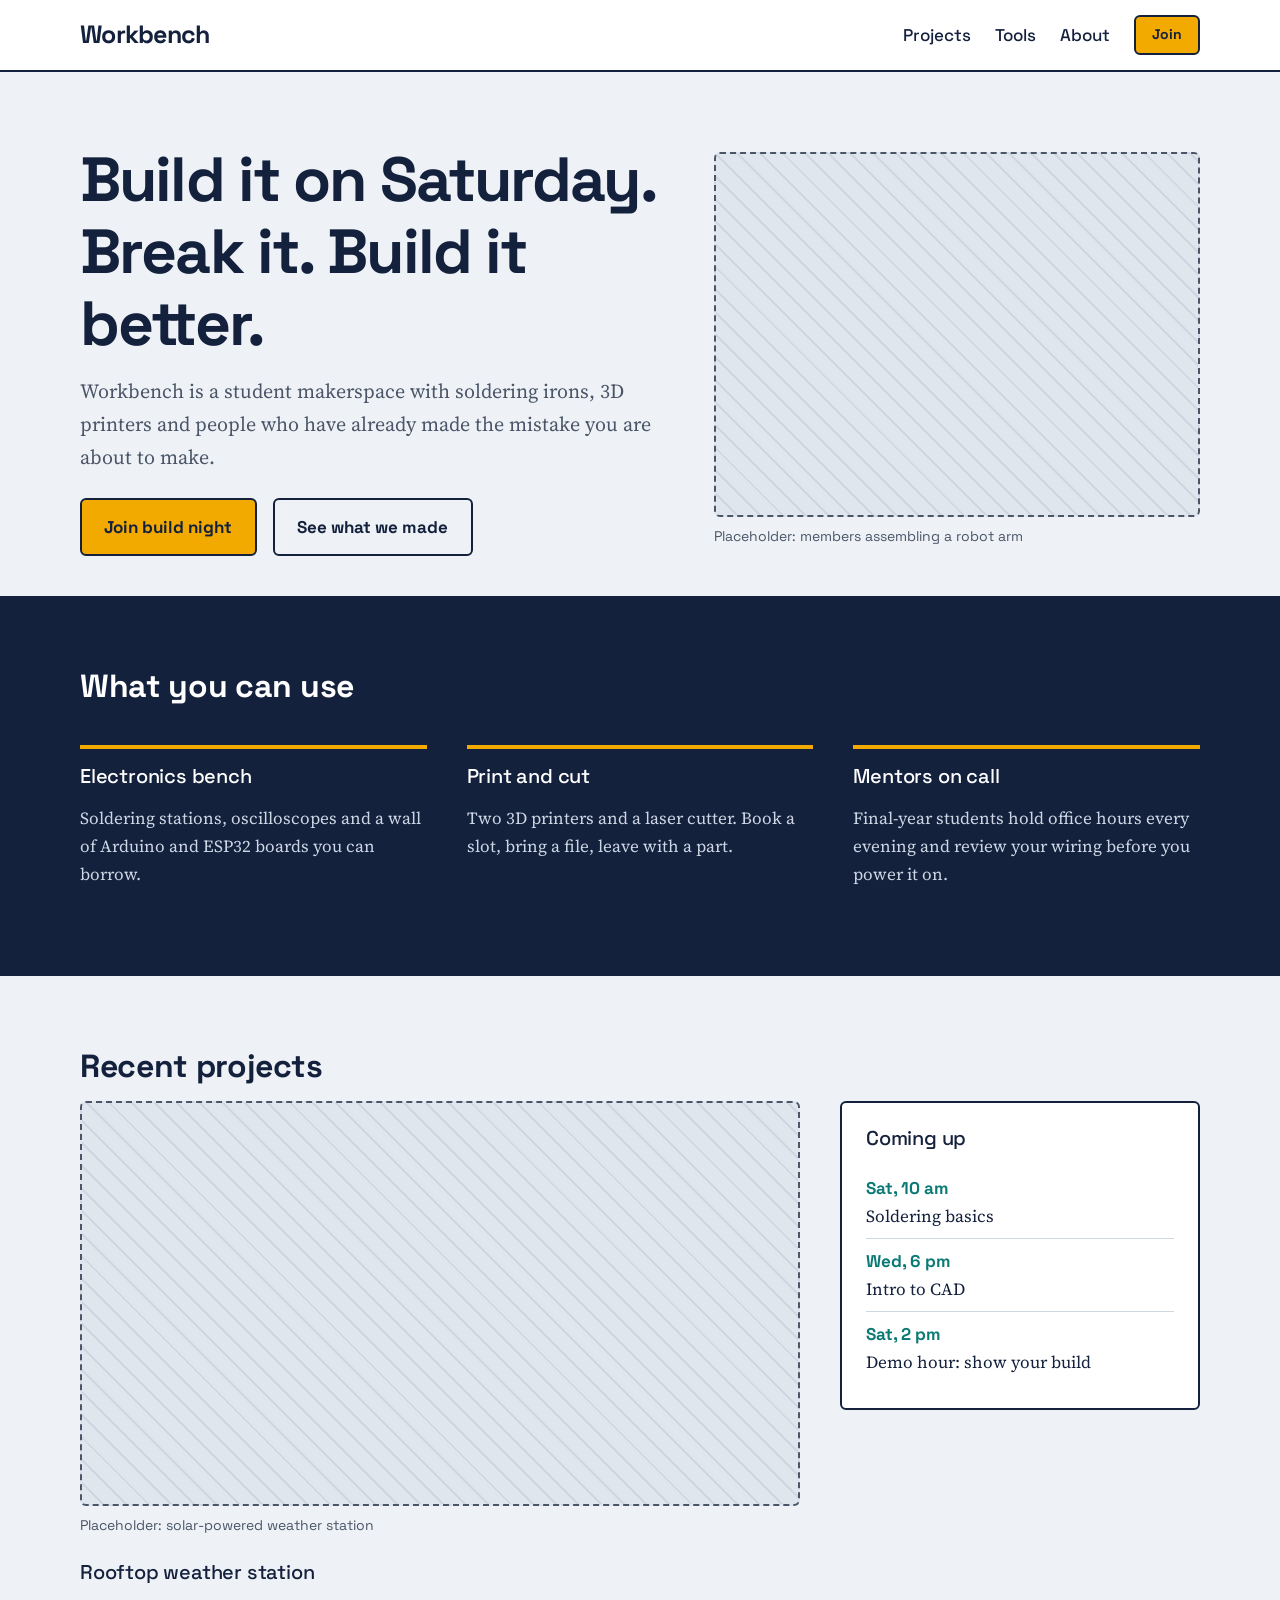
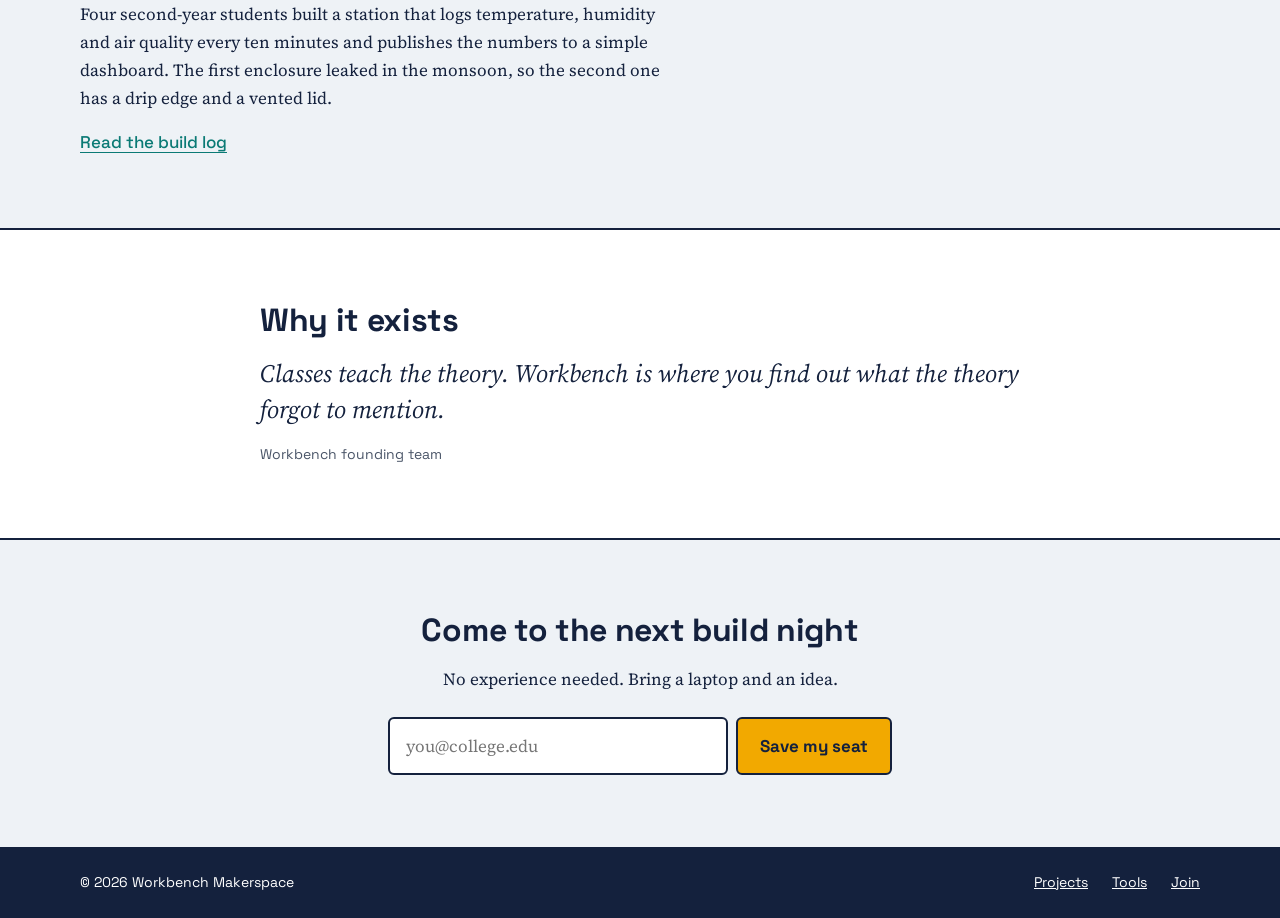
<file: week 1 task/index.html>
<!DOCTYPE html>
<html lang="en">
<head>
  <meta charset="UTF-8">
  <meta name="viewport" content="width=device-width, initial-scale=1">
  <title>Workbench – A student makerspace</title>
  <meta name="description" content="Workbench is a student makerspace with tools, mentors and weekly build nights.">
  <link rel="preconnect" href="https://fonts.googleapis.com">
  <link rel="preconnect" href="https://fonts.gstatic.com" crossorigin>
  <link href="https://fonts.googleapis.com/css2?family=Space+Grotesk:wght@400;500;700&family=Source+Serif+4:opsz,wght@8..60,400;8..60,600&display=swap" rel="stylesheet">
  <link rel="stylesheet" href="styles.css">
</head>
<body>

  <a class="skip-link" href="#main">Skip to content</a>

  <!-- WIREFRAME ZONE 1: Header + navigation -->
  <header class="site-header">
    <div class="container header-inner">
      <a class="logo" href="#top" aria-label="Workbench home">Workbench</a>
      <nav aria-label="Main navigation">
        <ul class="nav-list">
          <li><a href="#projects">Projects</a></li>
          <li><a href="#tools">Tools</a></li>
          <li><a href="#about">About</a></li>
          <li><a class="btn btn-small" href="#join">Join</a></li>
        </ul>
      </nav>
    </div>
  </header>

  <main id="main">

    <!-- WIREFRAME ZONE 2: Hero (text left, image placeholder right) -->
    <section class="hero" id="top">
      <div class="container hero-inner">
        <div class="hero-copy">
          <h1>Build it on Saturday. Break it. Build it better.</h1>
          <p class="lead">Workbench is a student makerspace with soldering irons, 3D printers and people who have already made the mistake you are about to make.</p>
          <div class="hero-actions">
            <a class="btn" href="#join">Join build night</a>
            <a class="btn btn-ghost" href="#projects">See what we made</a>
          </div>
        </div>
        <figure class="hero-media">
          <div class="placeholder placeholder-hero" role="img" aria-label="Photo placeholder: members assembling a robot arm"></div>
          <figcaption>Placeholder: members assembling a robot arm</figcaption>
        </figure>
      </div>
    </section>

    <!-- WIREFRAME ZONE 3: Three feature blocks -->
    <section class="features" id="tools" aria-labelledby="tools-title">
      <div class="container">
        <h2 id="tools-title">What you can use</h2>
        <div class="feature-grid">
          <article class="feature">
            <h3>Electronics bench</h3>
            <p>Soldering stations, oscilloscopes and a wall of Arduino and ESP32 boards you can borrow.</p>
          </article>
          <article class="feature">
            <h3>Print and cut</h3>
            <p>Two 3D printers and a laser cutter. Book a slot, bring a file, leave with a part.</p>
          </article>
          <article class="feature">
            <h3>Mentors on call</h3>
            <p>Final-year students hold office hours every evening and review your wiring before you power it on.</p>
          </article>
        </div>
      </div>
    </section>

    <!-- WIREFRAME ZONE 4: Content row (image left, text + sidebar right) -->
    <section class="projects" id="projects" aria-labelledby="projects-title">
      <div class="container">
        <h2 id="projects-title">Recent projects</h2>
        <div class="projects-layout">
          <article class="project-main">
            <figure>
              <div class="placeholder placeholder-project" role="img" aria-label="Photo placeholder: solar-powered weather station"></div>
              <figcaption>Placeholder: solar-powered weather station</figcaption>
            </figure>
            <h3>Rooftop weather station</h3>
            <p>Four second-year students built a station that logs temperature, humidity and air quality every ten minutes and publishes the numbers to a simple dashboard. The first enclosure leaked in the monsoon, so the second one has a drip edge and a vented lid.</p>
            <a class="text-link" href="#projects">Read the build log</a>
          </article>

          <aside class="sidebar" aria-labelledby="next-title">
            <h3 id="next-title">Coming up</h3>
            <ul class="event-list">
              <li><strong>Sat, 10 am</strong> Soldering basics</li>
              <li><strong>Wed, 6 pm</strong> Intro to CAD</li>
              <li><strong>Sat, 2 pm</strong> Demo hour: show your build</li>
            </ul>
          </aside>
        </div>
      </div>
    </section>

    <!-- WIREFRAME ZONE 5: About / quote -->
    <section class="about" id="about" aria-labelledby="about-title">
      <div class="container about-inner">
        <h2 id="about-title">Why it exists</h2>
        <blockquote>
          <p>Classes teach the theory. Workbench is where you find out what the theory forgot to mention.</p>
          <footer>Workbench founding team</footer>
        </blockquote>
      </div>
    </section>

    <!-- WIREFRAME ZONE 6: Call to action -->
    <section class="cta" id="join" aria-labelledby="join-title">
      <div class="container cta-inner">
        <h2 id="join-title">Come to the next build night</h2>
        <p>No experience needed. Bring a laptop and an idea.</p>
        <form class="signup" action="#" method="post">
          <label for="email">Email address</label>
          <input id="email" name="email" type="email" placeholder="you@college.edu" required>
          <button class="btn" type="submit">Save my seat</button>
        </form>
      </div>
    </section>

  </main>

  <!-- WIREFRAME ZONE 7: Footer -->
  <footer class="site-footer">
    <div class="container footer-inner">
      <p>&copy; 2026 Workbench Makerspace</p>
      <nav aria-label="Footer navigation">
        <ul class="footer-links">
          <li><a href="#projects">Projects</a></li>
          <li><a href="#tools">Tools</a></li>
          <li><a href="#join">Join</a></li>
        </ul>
      </nav>
    </div>
  </footer>

</body>
</html>
</file>
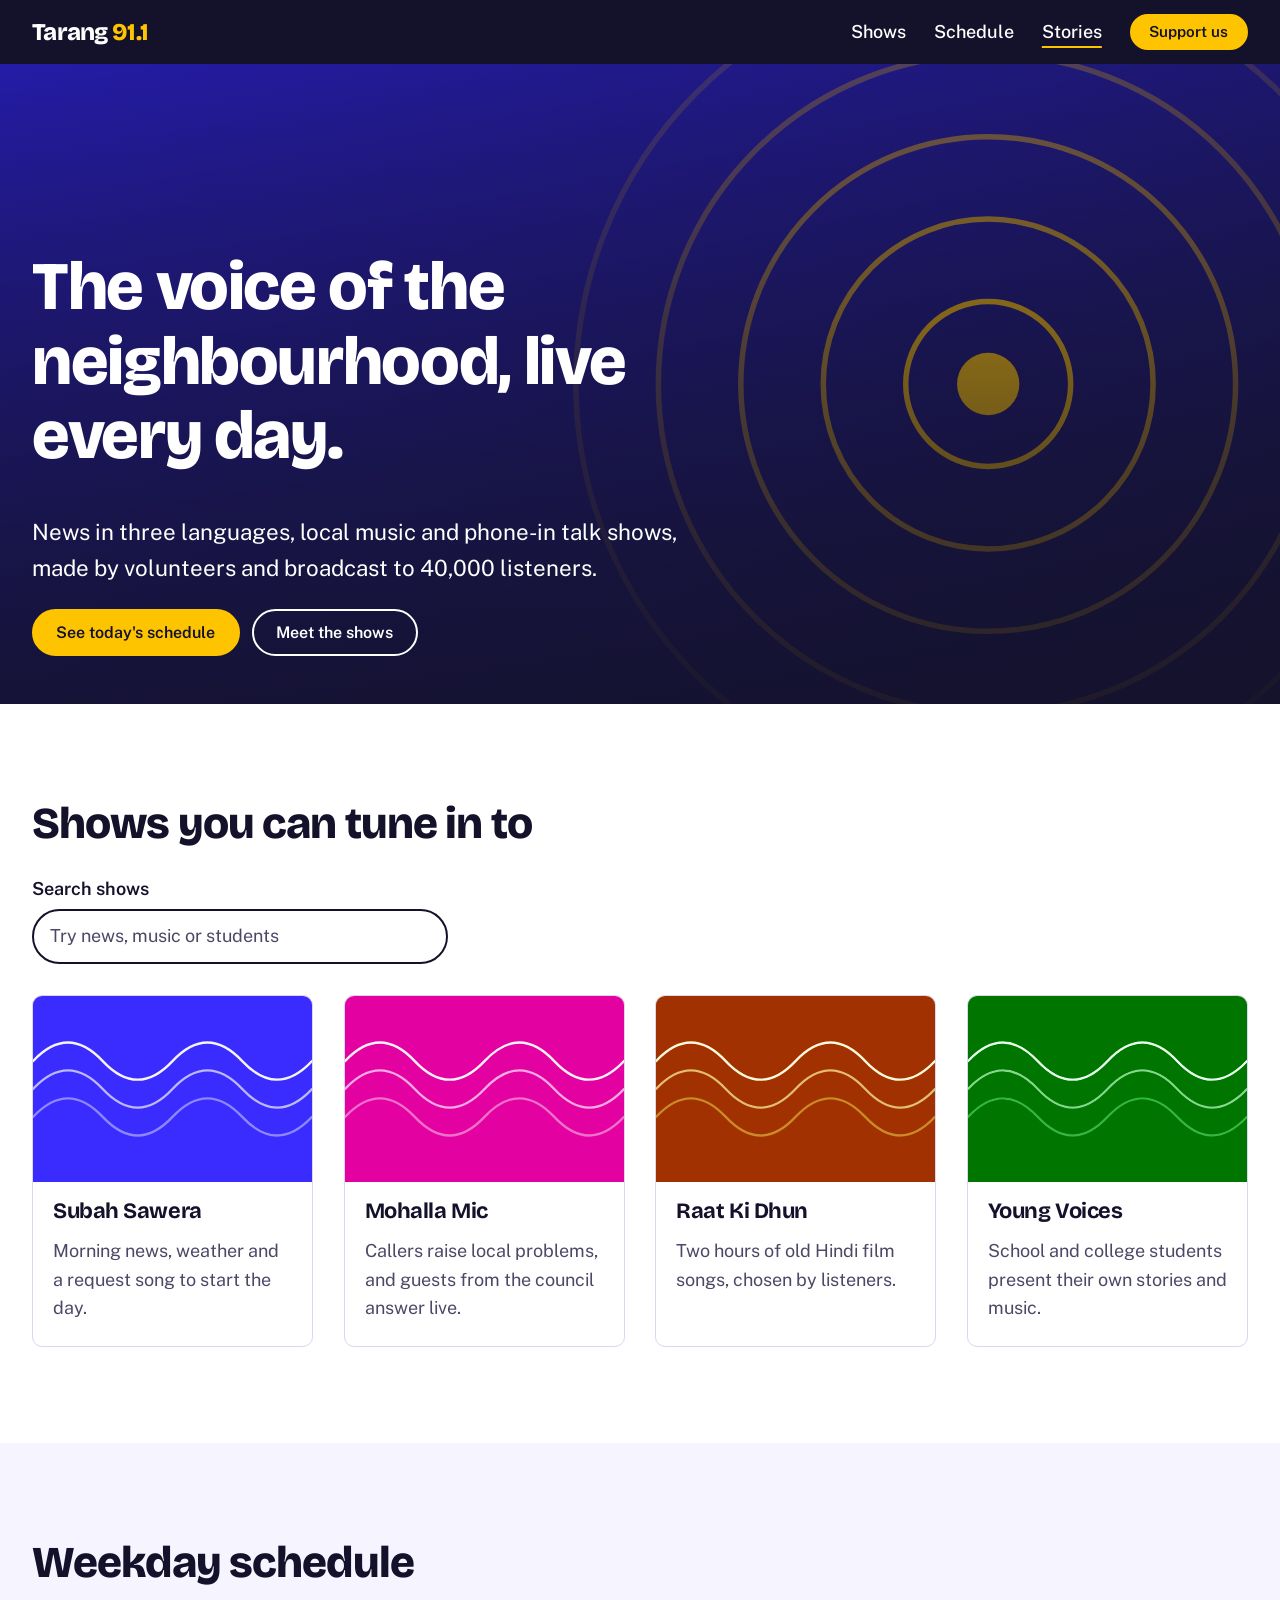
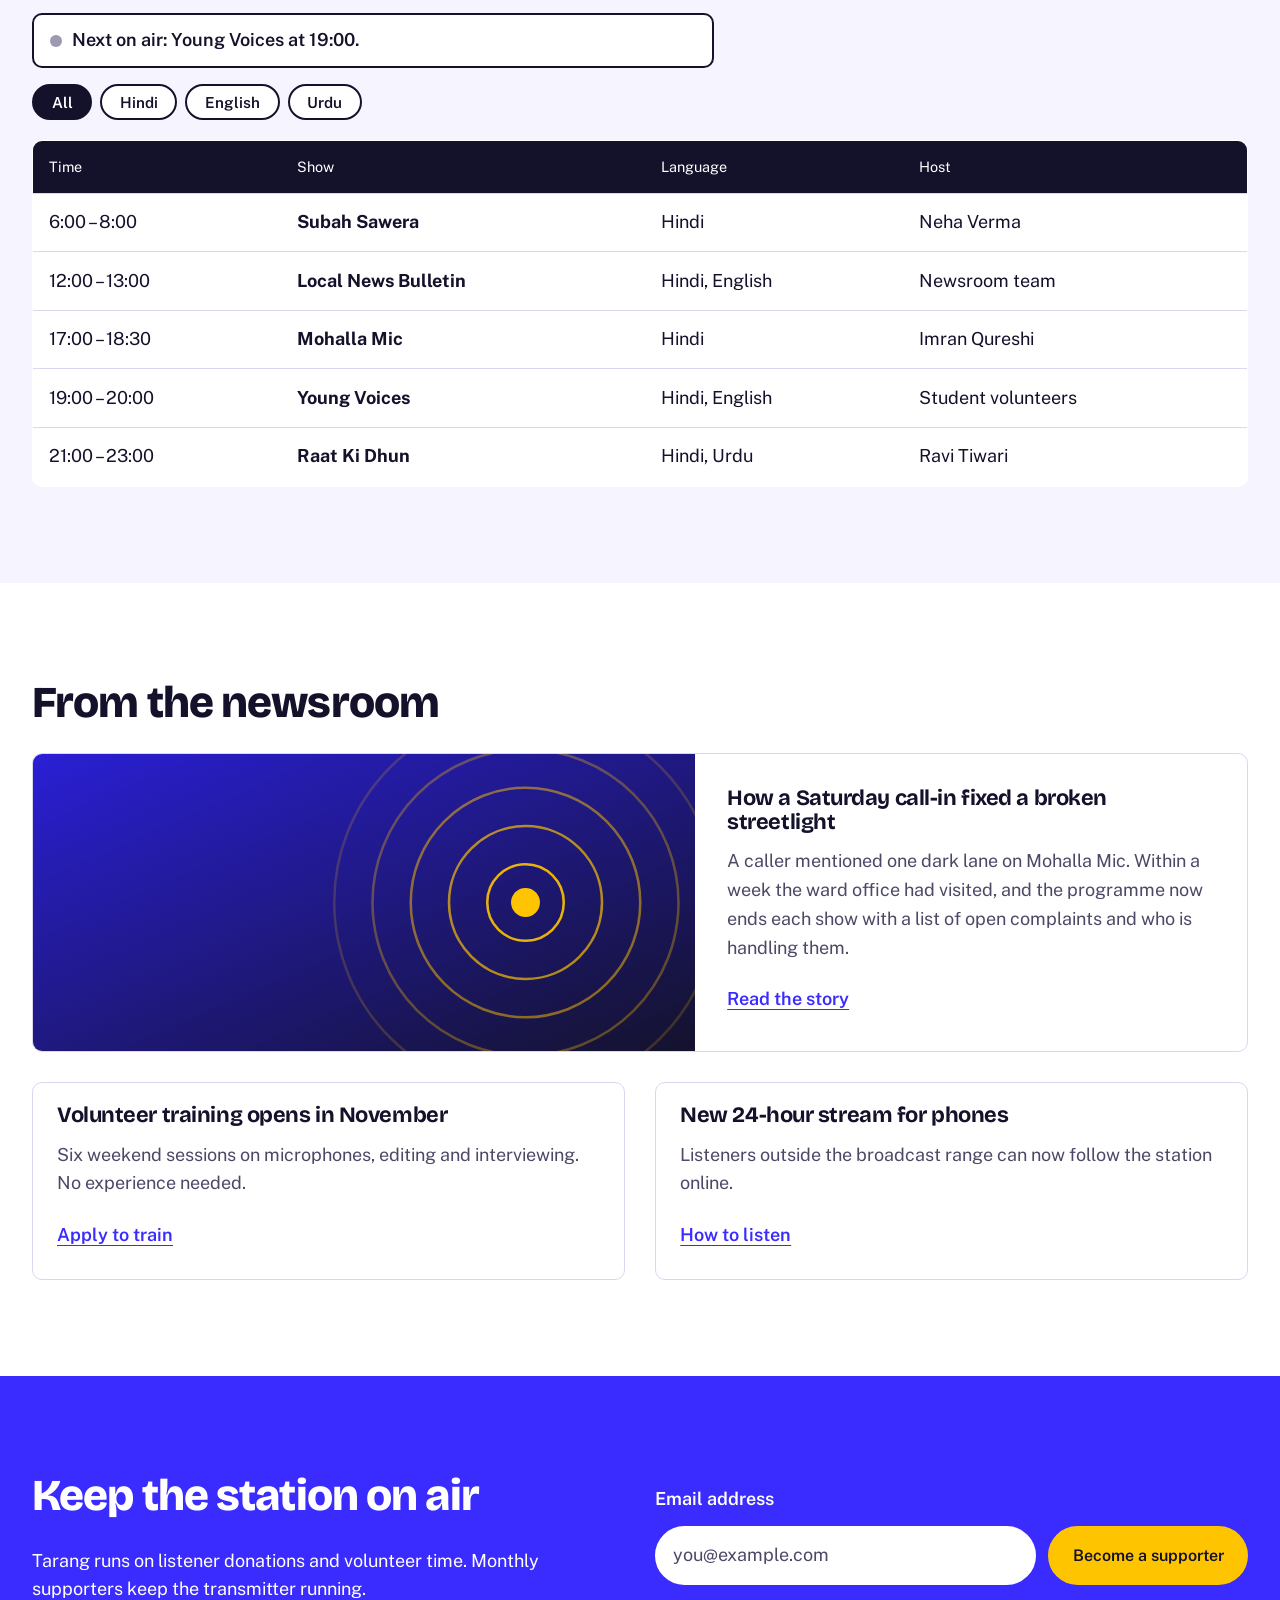
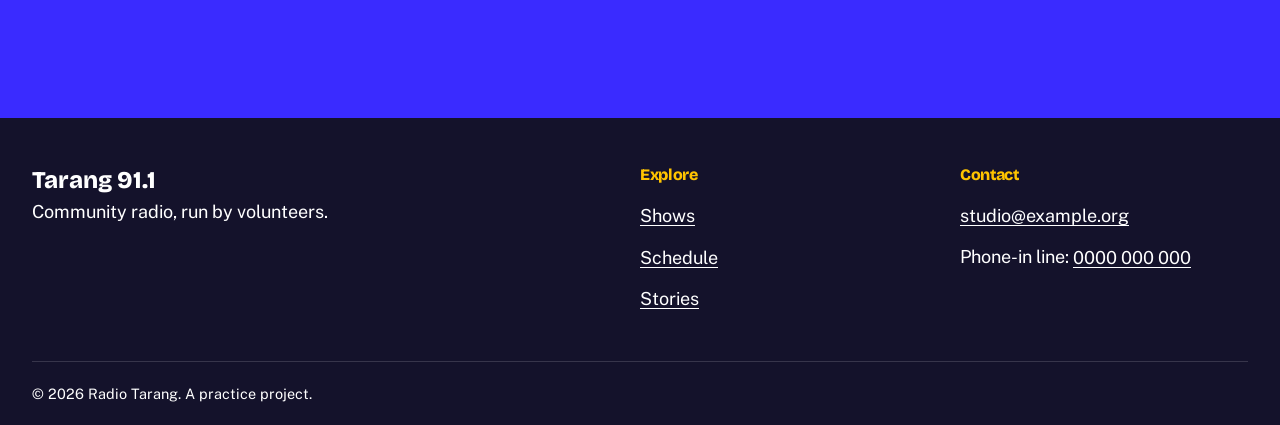
<file: week 4 task/index.html>
<!DOCTYPE html>
<html lang="en">
<head>
  <meta charset="UTF-8">
  <meta name="viewport" content="width=device-width, initial-scale=1">
  <title>Radio Tarang 91.1 – Community radio</title>
  <meta name="description" content="Radio Tarang is a community radio station: local news, music and talk, with a full weekly schedule.">
  <meta name="theme-color" content="#14122b">

  <!-- Inline icon: removes the separate favicon request -->
  <link rel="icon" href="data:image/svg+xml,%3Csvg xmlns='http://www.w3.org/2000/svg' viewBox='0 0 32 32'%3E%3Crect width='32' height='32' rx='7' fill='%2314122b'/%3E%3Ccircle cx='16' cy='16' r='5' fill='%23ffc400'/%3E%3C/svg%3E">

  <!-- Marks "JavaScript is running" before first paint; the CSS depends on it (progressive enhancement) -->
  <script>document.documentElement.classList.add('js');</script>

  <!-- 1. Critical CSS, inlined so the first screen paints without waiting for a file.
          Source: the "critical" block of styles.css. Regenerate with: python3 build.py -->
  <!-- critical:start --><style>:root{--ink: #14122b;--ink-soft: #4b4966;--paper: #f6f5ff;--white: #fff;--indigo: #3a2bff;--sun: #ffc400;--line: #d9d6f0;--focus: var(--indigo);--font-head: "Bricolage Grotesque", system-ui, "Segoe UI", Roboto, sans-serif;--font-body: "Public Sans", system-ui, "Segoe UI", Roboto, sans-serif;--fs-body: clamp(1rem, .95rem + .25vw, 1.125rem);--fs-lead: clamp(1.125rem, 1rem + .6vw, 1.4rem);--fs-h3: clamp(1.15rem, 1.05rem + .4vw, 1.4rem);--fs-h2: clamp(1.7rem, 1.3rem + 2vw, 2.75rem);--fs-h1: clamp(2.1rem, 1.4rem + 4vw, 4.25rem);--gap: clamp(1rem, .7rem + 1.5vw, 2rem);--section-pad: clamp(3rem, 2rem + 5vw, 6rem);--radius: 10px;--max: 70rem;--header-h: 4rem}.site-header,.hero,.support,.site-footer{--focus: var(--sun)}*,*:before,*:after{box-sizing:border-box}html{scroll-behavior:smooth;scroll-padding-top:calc(var(--header-h) + 1rem);-webkit-text-size-adjust:100%}body{margin:0;font-family:var(--font-body);font-size:var(--fs-body);line-height:1.6;color:var(--ink);background:var(--white)}h1,h2,h3{font-family:var(--font-head);line-height:1.1;letter-spacing:-.02em;margin:0 0 .6em}h1{font-size:var(--fs-h1);font-weight:800}h2{font-size:var(--fs-h2);font-weight:800}h3{font-size:var(--fs-h3);font-weight:700}p{margin:0 0 1em;max-width:62ch}a{color:inherit}ul{margin:0;padding:0;list-style:none}img{display:block;max-width:100%;height:auto}[hidden]{display:none!important}.wrap{width:min(100% - 2 * var(--gap),var(--max));margin-inline:auto}.sr-only,.schedule thead{position:absolute;width:1px;height:1px;overflow:hidden;clip:rect(0 0 0 0);white-space:nowrap}.skip-link{position:absolute;left:-999px;top:0;z-index:100;padding:.6rem 1rem;background:var(--sun);color:var(--ink)}.skip-link:focus{left:0}.skip-link:focus-visible{outline-color:var(--white)}:focus-visible{outline:3px solid var(--focus);outline-offset:3px}#main:focus{outline:none}.btn{display:inline-block;padding:.75rem 1.4rem;font:600 1rem var(--font-body);text-align:center;text-decoration:none;color:var(--ink);background:var(--sun);border:2px solid var(--sun);border-radius:999px;cursor:pointer}.btn-sm{padding:.45rem 1.1rem;font-size:.95rem}.btn-ghost{background:transparent;color:var(--white);border-color:var(--white)}.actions{display:grid;gap:.75rem}.site-header{position:sticky;top:0;z-index:50;background:var(--ink);color:var(--white)}.header-inner{position:relative;display:flex;flex-wrap:wrap;align-items:center;justify-content:space-between;min-height:var(--header-h)}.brand{font:800 1.5rem var(--font-head);text-decoration:none;letter-spacing:-.03em}.brand span{color:var(--sun)}.nav-button{display:none;place-items:center;width:2.75rem;height:2.75rem;padding:0;color:inherit;background:none;border:0;border-radius:8px;cursor:pointer}.js .nav-button{display:grid}.bars,.bars:before,.bars:after{display:block;width:1.4rem;height:2px;background:currentColor;content:"";transition:transform .2s,top .2s,background-color .2s}.bars{position:relative}.bars:before{position:absolute;top:-7px}.bars:after{position:absolute;top:7px}.nav-button[aria-expanded=true] .bars{background:transparent}.nav-button[aria-expanded=true] .bars:before{top:0;transform:rotate(45deg)}.nav-button[aria-expanded=true] .bars:after{top:0;transform:rotate(-45deg)}.main-nav{flex-basis:100%;padding-bottom:.75rem}.js .main-nav{display:none;position:absolute;top:100%;left:calc(-1 * var(--gap));right:calc(-1 * var(--gap));padding:1rem var(--gap) 1.5rem;background:var(--ink);border-top:1px solid rgb(255 255 255 / .15)}.js .main-nav.is-open{display:block}.main-nav ul{display:grid;gap:.25rem}.main-nav .btn{display:block;margin-top:.5rem}.nav-link{display:block;padding:.75rem 0;font-weight:500;text-decoration:none}.nav-link[aria-current=location]{text-decoration:underline var(--sun) 2px;text-underline-offset:.5rem}.hero{position:relative;isolation:isolate;display:grid;align-items:end;min-height:min(34rem,85svh);color:var(--white);overflow:hidden}.hero-bg,.hero-bg img{position:absolute;inset:0;width:100%;height:100%;object-fit:cover;z-index:-2}.hero:before{content:"";position:absolute;inset:0;z-index:-1;background:linear-gradient(to top,#14122bd9,#14122b40)}.hero-content{padding-block:3rem}.lead{font-size:var(--fs-lead)}.section{padding-block:var(--section-pad)}.search,.filters,.on-air{display:none}.js .search{display:block}.js .filters,.js .on-air{display:flex}.search{max-width:26rem;margin-bottom:var(--gap)}.search label{display:block;margin-bottom:.35rem;font-weight:600}.search input{width:100%;padding:.7rem 1rem;font:inherit;color:var(--ink);border:2px solid var(--ink);border-radius:999px}::placeholder{color:var(--ink-soft);opacity:1}@media(min-width:600px){.actions{display:flex;flex-wrap:wrap}}@media(min-width:900px){.js .nav-button{display:none}.main-nav,.js .main-nav{display:block;position:static;flex-basis:auto;padding:0;background:none;border:0}.main-nav ul{display:flex;align-items:center;gap:1.75rem}.nav-link{padding:.25rem 0}.main-nav .btn{display:inline-block;margin:0}.hero{min-height:min(40rem,80svh)}.hero-content{max-width:44rem;margin-left:max(var(--gap),calc((100% - var(--max)) / 2))}}@media(min-width:1200px){:root{--max: 76rem}}@media(max-height:480px)and (orientation:landscape){.hero{min-height:0}.hero-content{padding-block:2rem}}@media(hover:hover){.btn:hover{filter:brightness(.92)}.btn-ghost:hover{background:var(--white);color:var(--ink);filter:none}.nav-link:hover{text-decoration:underline var(--sun) 2px;text-underline-offset:.4rem}}@media(prefers-reduced-motion:reduce){html{scroll-behavior:auto}.bars,.bars:before,.bars:after{transition:none}}</style><!-- critical:end -->

  <!-- 2. The rest of the CSS and the web fonts load without blocking rendering.
          media="print" lets the browser fetch them at low priority; onload then applies them. -->
  <link rel="stylesheet" href="styles.min.css" media="print" onload="this.media='all'">
  <link rel="preconnect" href="https://fonts.googleapis.com">
  <link rel="preconnect" href="https://fonts.gstatic.com" crossorigin>
  <link rel="stylesheet" media="print" onload="this.media='all'"
        href="https://fonts.googleapis.com/css2?family=Bricolage+Grotesque:opsz,wght@12..96,700;12..96,800&family=Public+Sans:wght@400;500;600&display=swap">
  <noscript>
    <link rel="stylesheet" href="styles.min.css">
    <link rel="stylesheet" href="https://fonts.googleapis.com/css2?family=Bricolage+Grotesque:opsz,wght@12..96,700;12..96,800&family=Public+Sans:wght@400;500;600&display=swap">
  </noscript>

  <script src="script.min.js" defer></script>
</head>
<body>

  <a class="skip-link" href="#main">Skip to content</a>

  <header class="site-header">
    <div class="wrap header-inner">
      <!-- Accessible name starts with the visible text ("Tarang 91.1"), as WCAG 2.5.3 asks -->
      <a class="brand" href="#top" aria-label="Tarang 91.1, back to the top of the page">Tarang <span>91.1</span></a>

      <!-- Menu button is controlled by script.js (aria-expanded) -->
      <button class="nav-button" type="button" aria-expanded="false" aria-controls="main-nav">
        <span class="bars" aria-hidden="true"></span><span class="sr-only">Menu</span>
      </button>

      <nav class="main-nav" id="main-nav" aria-label="Main navigation">
        <ul>
          <li><a class="nav-link" href="#shows">Shows</a></li>
          <li><a class="nav-link" href="#schedule">Schedule</a></li>
          <li><a class="nav-link" href="#stories">Stories</a></li>
          <li><a class="btn btn-sm" href="#support">Support us</a></li>
        </ul>
      </nav>
    </div>
  </header>

  <main id="main">

    <section class="hero" id="top">
      <picture class="hero-bg">
        <!-- Art direction: a squarer crop on small screens, a wide crop on large ones.
             Decorative, so alt is empty. fetchpriority="high" because it is the largest
             visual on the first screen. -->
        <source media="(min-width: 700px)" srcset="images/hero-wide.svg">
        <img src="images/hero-tall.svg" alt="" width="800" height="700" fetchpriority="high">
      </picture>
      <div class="wrap hero-content">
        <h1>The voice of the neighbourhood, live every day.</h1>
        <p class="lead">News in three languages, local music and phone-in talk shows, made by volunteers and broadcast to 40,000 listeners.</p>
        <div class="actions">
          <a class="btn" href="#schedule">See today's schedule</a>
          <a class="btn btn-ghost" href="#shows">Meet the shows</a>
        </div>
      </div>
    </section>

    <section class="section" id="shows" aria-labelledby="shows-title">
      <div class="wrap">
        <h2 id="shows-title">Shows you can tune in to</h2>
        <div class="search">
          <label for="show-search">Search shows</label>
          <input id="show-search" type="search" placeholder="Try news, music or students" autocomplete="off">
        </div>
        <p class="sr-only" id="show-status" role="status"></p>
        <div class="card-grid">
          <article class="card">
            <img src="images/wave.svg" alt="" width="600" height="400" loading="lazy" decoding="async">
            <div class="card-body">
              <h3>Subah Sawera</h3>
              <p>Morning news, weather and a request song to start the day.</p>
            </div>
          </article>
          <article class="card">
            <img src="images/wave.svg" alt="" width="600" height="400" loading="lazy" decoding="async">
            <div class="card-body">
              <h3>Mohalla Mic</h3>
              <p>Callers raise local problems, and guests from the council answer live.</p>
            </div>
          </article>
          <article class="card">
            <img src="images/wave.svg" alt="" width="600" height="400" loading="lazy" decoding="async">
            <div class="card-body">
              <h3>Raat Ki Dhun</h3>
              <p>Two hours of old Hindi film songs, chosen by listeners.</p>
            </div>
          </article>
          <article class="card">
            <img src="images/wave.svg" alt="" width="600" height="400" loading="lazy" decoding="async">
            <div class="card-body">
              <h3>Young Voices</h3>
              <p>School and college students present their own stories and music.</p>
            </div>
          </article>
        </div>
        <p class="no-results" id="no-shows" hidden>No shows match that search. Try a different word.</p>
      </div>
    </section>

    <section class="section section-tint" id="schedule" aria-labelledby="schedule-title">
      <div class="wrap">
        <h2 id="schedule-title">Weekday schedule</h2>
        <p class="on-air" id="on-air"><span class="dot" aria-hidden="true"></span><span id="on-air-text" role="status">Checking what is on air…</span></p>
        <div class="filters" role="group" aria-label="Filter shows by language">
          <button class="chip" type="button" data-filter="all" aria-pressed="true">All</button>
          <button class="chip" type="button" data-filter="hindi" aria-pressed="false">Hindi</button>
          <button class="chip" type="button" data-filter="english" aria-pressed="false">English</button>
          <button class="chip" type="button" data-filter="urdu" aria-pressed="false">Urdu</button>
        </div>
        <p class="sr-only" id="schedule-status" role="status"></p>
        <div class="table-scroll">
          <!-- Explicit table roles: on phones the CSS changes the display type of the rows and
               cells, and some browsers then drop the native table semantics. The roles keep them. -->
          <table class="schedule" role="table">
            <caption class="sr-only">Weekday programme schedule</caption>
            <thead role="rowgroup">
              <tr role="row"><th role="columnheader" scope="col">Time</th><th role="columnheader" scope="col">Show</th><th role="columnheader" scope="col">Language</th><th role="columnheader" scope="col">Host</th></tr>
            </thead>
            <tbody role="rowgroup">
              <tr role="row" data-start="06:00" data-end="08:00" data-lang="hindi"><td role="cell" data-label="Time">6:00 – 8:00</td><th role="rowheader" scope="row" data-label="Show">Subah Sawera</th><td role="cell" data-label="Language">Hindi</td><td role="cell" data-label="Host">Neha Verma</td></tr>
              <tr role="row" data-start="12:00" data-end="13:00" data-lang="hindi english"><td role="cell" data-label="Time">12:00 – 13:00</td><th role="rowheader" scope="row" data-label="Show">Local News Bulletin</th><td role="cell" data-label="Language">Hindi, English</td><td role="cell" data-label="Host">Newsroom team</td></tr>
              <tr role="row" data-start="17:00" data-end="18:30" data-lang="hindi"><td role="cell" data-label="Time">17:00 – 18:30</td><th role="rowheader" scope="row" data-label="Show">Mohalla Mic</th><td role="cell" data-label="Language">Hindi</td><td role="cell" data-label="Host">Imran Qureshi</td></tr>
              <tr role="row" data-start="19:00" data-end="20:00" data-lang="hindi english"><td role="cell" data-label="Time">19:00 – 20:00</td><th role="rowheader" scope="row" data-label="Show">Young Voices</th><td role="cell" data-label="Language">Hindi, English</td><td role="cell" data-label="Host">Student volunteers</td></tr>
              <tr role="row" data-start="21:00" data-end="23:00" data-lang="hindi urdu"><td role="cell" data-label="Time">21:00 – 23:00</td><th role="rowheader" scope="row" data-label="Show">Raat Ki Dhun</th><td role="cell" data-label="Language">Hindi, Urdu</td><td role="cell" data-label="Host">Ravi Tiwari</td></tr>
            </tbody>
          </table>
        </div>
      </div>
    </section>

    <section class="section" id="stories" aria-labelledby="stories-title">
      <div class="wrap">
        <h2 id="stories-title">From the newsroom</h2>
        <div class="stories">
          <div class="stories-grid">
            <article class="story story-feature">
              <img src="images/hero-wide.svg" alt="" width="1600" height="700" loading="lazy" decoding="async">
              <div class="story-body">
                <h3>How a Saturday call-in fixed a broken streetlight</h3>
                <p>A caller mentioned one dark lane on Mohalla Mic. Within a week the ward office had visited, and the programme now ends each show with a list of open complaints and who is handling them.</p>
                <!-- The hidden words give each "Read the story" link a unique purpose for screen-reader link lists.
                     (href="#stories" is a placeholder: this practice site has no story pages yet.) -->
                <a class="text-link" href="#stories">Read the story<span class="sr-only">: How a Saturday call-in fixed a broken streetlight</span></a>
              </div>
            </article>
            <article class="story">
              <div class="story-body">
                <h3>Volunteer training opens in November</h3>
                <p>Six weekend sessions on microphones, editing and interviewing. No experience needed.</p>
                <a class="text-link" href="#stories">Apply to train<span class="sr-only"> for volunteer training in November</span></a>
              </div>
            </article>
            <article class="story">
              <div class="story-body">
                <h3>New 24-hour stream for phones</h3>
                <p>Listeners outside the broadcast range can now follow the station online.</p>
                <a class="text-link" href="#stories">How to listen<span class="sr-only"> to the new 24-hour stream</span></a>
              </div>
            </article>
          </div>
        </div>
      </div>
    </section>

    <section class="section support" id="support" aria-labelledby="support-title">
      <div class="wrap support-inner">
        <div>
          <h2 id="support-title">Keep the station on air</h2>
          <p>Tarang runs on listener donations and volunteer time. Monthly supporters keep the transmitter running.</p>
        </div>
        <form class="signup" action="#" method="post">
          <label for="email">Email address</label>
          <input id="email" name="email" type="email" placeholder="you@example.com" autocomplete="email" required aria-describedby="email-error">
          <button class="btn" type="submit">Become a supporter</button>
          <!-- Both message areas always exist, so screen readers announce changes to them -->
          <p class="field-error" id="email-error" role="alert"></p>
          <p class="form-status" id="form-status" role="status"></p>
        </form>
      </div>
    </section>

  </main>

  <footer class="site-footer">
    <div class="wrap footer-grid">
      <div>
        <p class="footer-brand">Tarang 91.1</p>
        <p>Community radio, run by volunteers.</p>
      </div>
      <nav aria-label="Footer navigation">
        <h2 class="footer-title">Explore</h2>
        <ul>
          <li><a href="#shows">Shows</a></li>
          <li><a href="#schedule">Schedule</a></li>
          <li><a href="#stories">Stories</a></li>
        </ul>
      </nav>
      <div>
        <h2 class="footer-title">Contact</h2>
        <address>
          <a href="mailto:studio@example.org">studio@example.org</a><br>
          Phone-in line: <a href="tel:0000000000">0000 000 000</a>
        </address>
      </div>
    </div>
    <div class="wrap legal"><p>&copy; 2026 Radio Tarang. A practice project.</p></div>
  </footer>

  <button class="to-top" type="button" aria-label="Back to top" hidden>
    <svg width="20" height="20" viewBox="0 0 20 20" aria-hidden="true" focusable="false"><path d="M4 12l6-6 6 6" fill="none" stroke="currentColor" stroke-width="2.5" stroke-linecap="round" stroke-linejoin="round"/></svg>
  </button>

</body>
</html>
</file>
<file: week 1 task/styles.css>
/* ==========================================================
   Workbench – Week 1 static page
   Sections: 1 Tokens · 2 Base · 3 Layout · 4 Components ·
             5 Page sections · 6 Responsive · 7 Accessibility
   ========================================================== */

/* 1. DESIGN TOKENS ---------------------------------------- */
:root {
  --bg: #eef2f6;
  --surface: #ffffff;
  --ink: #14213d;
  --ink-soft: #4a5568;
  --accent: #f2a900;
  --accent-dark: #c98a00;
  --teal: #0b7a75;
  --line: #cfd8e3;

  --font-sans: "Space Grotesk", system-ui, -apple-system, "Segoe UI", Roboto, sans-serif;
  --font-serif: "Source Serif 4", Georgia, "Times New Roman", serif;

  /* type scale (roughly 1.25) */
  --text-sm: 0.875rem;
  --text-base: 1.0625rem;
  --text-lg: 1.25rem;
  --text-xl: 1.5625rem;
  --text-2xl: 2rem;
  --text-hero: clamp(2.2rem, 5.5vw, 3.9rem);

  --space-1: 0.5rem;
  --space-2: 1rem;
  --space-3: 1.5rem;
  --space-4: 2.5rem;
  --space-5: 4.5rem;

  --radius: 6px;
  --max-width: 1120px;
}

/* 2. BASE ------------------------------------------------- */
*, *::before, *::after { box-sizing: border-box; }

html { scroll-behavior: smooth; scroll-padding-top: 5rem; }

body {
  margin: 0;
  background: var(--bg);
  color: var(--ink);
  font-family: var(--font-serif);
  font-size: var(--text-base);
  line-height: 1.65;
}

h1, h2, h3 {
  font-family: var(--font-sans);
  line-height: 1.15;
  margin: 0 0 var(--space-2);
  letter-spacing: -0.01em;
}
h1 { font-size: var(--text-hero); font-weight: 700; letter-spacing: -0.03em; }
h2 { font-size: var(--text-2xl); font-weight: 700; }
h3 { font-size: var(--text-lg); font-weight: 500; }

p { margin: 0 0 var(--space-2); max-width: 65ch; }

a { color: inherit; }

ul { list-style: none; margin: 0; padding: 0; }

img, svg { max-width: 100%; height: auto; }

/* 3. LAYOUT ----------------------------------------------- */
.container {
  width: min(100% - 2rem, var(--max-width));
  margin-inline: auto;
}

section { padding-block: var(--space-5); }

/* 4. COMPONENTS ------------------------------------------- */
.btn {
  display: inline-block;
  padding: 0.8rem 1.4rem;
  background: var(--accent);
  color: var(--ink);
  font-family: var(--font-sans);
  font-weight: 700;
  font-size: var(--text-base);
  text-decoration: none;
  border: 2px solid var(--ink);
  border-radius: var(--radius);
  cursor: pointer;
  transition: background-color 0.15s;
}
.btn:hover { background: var(--accent-dark); }

.btn-small { padding: 0.4rem 1rem; font-size: var(--text-sm); }

.btn-ghost { background: transparent; }
.btn-ghost:hover { background: var(--ink); color: var(--surface); }

.text-link {
  font-family: var(--font-sans);
  font-weight: 500;
  color: var(--teal);
  text-underline-offset: 4px;
}

/* Image placeholders: hatched boxes, like a wireframe image slot */
.placeholder {
  width: 100%;
  background:
    repeating-linear-gradient(45deg, transparent 0 14px, rgba(20, 33, 61, 0.08) 14px 16px),
    #dfe6ee;
  border: 2px dashed var(--ink-soft);
  border-radius: var(--radius);
}
.placeholder-hero { aspect-ratio: 4 / 3; }
.placeholder-project { aspect-ratio: 16 / 9; }

figure { margin: 0; }
figcaption {
  margin-top: var(--space-1);
  font-family: var(--font-sans);
  font-size: var(--text-sm);
  color: var(--ink-soft);
}

/* 5. PAGE SECTIONS ---------------------------------------- */

/* Header */
.site-header {
  position: sticky;
  top: 0;
  z-index: 10;
  background: var(--surface);
  border-bottom: 2px solid var(--ink);
}
.header-inner {
  display: flex;
  align-items: center;
  justify-content: space-between;
  gap: var(--space-2);
  padding-block: 0.9rem;
}
.logo {
  font-family: var(--font-sans);
  font-weight: 700;
  font-size: var(--text-xl);
  text-decoration: none;
  letter-spacing: -0.03em;
}
.nav-list {
  display: flex;
  align-items: center;
  gap: var(--space-3);
  font-family: var(--font-sans);
  font-weight: 500;
}
.nav-list a:not(.btn) { text-decoration: none; padding-block: 0.25rem; }
.nav-list a:not(.btn):hover { box-shadow: 0 2px 0 var(--accent); }

/* Hero */
.hero { padding-block: var(--space-5) var(--space-4); }
.hero-inner {
  display: grid;
  grid-template-columns: 1.1fr 0.9fr;
  gap: var(--space-4);
  align-items: center;
}
.lead { font-size: var(--text-lg); color: var(--ink-soft); }
.hero-actions { display: flex; flex-wrap: wrap; gap: var(--space-2); margin-top: var(--space-3); }

/* Features */
.features { background: var(--ink); color: var(--surface); }
.features h2 { margin-bottom: var(--space-4); }
.feature-grid {
  display: grid;
  grid-template-columns: repeat(3, 1fr);
  gap: var(--space-4);
}
.feature { border-top: 4px solid var(--accent); padding-top: var(--space-2); }
.feature p { color: #cdd6e4; }

/* Projects + sidebar */
.projects-layout {
  display: grid;
  grid-template-columns: 2fr 1fr;
  gap: var(--space-4);
  align-items: start;
}
.project-main figure { margin-bottom: var(--space-3); }
.sidebar {
  background: var(--surface);
  border: 2px solid var(--ink);
  border-radius: var(--radius);
  padding: var(--space-3);
}
.event-list li {
  padding-block: var(--space-1);
  border-bottom: 1px solid var(--line);
}
.event-list li:last-child { border-bottom: 0; }
.event-list strong {
  display: block;
  font-family: var(--font-sans);
  color: var(--teal);
}

/* About */
.about { background: var(--surface); border-block: 2px solid var(--ink); }
.about-inner { max-width: 760px; }
blockquote { margin: 0; }
blockquote p {
  font-size: var(--text-xl);
  font-style: italic;
  line-height: 1.45;
}
blockquote footer {
  font-family: var(--font-sans);
  font-size: var(--text-sm);
  color: var(--ink-soft);
}

/* Call to action */
.cta-inner { text-align: center; }
.cta-inner p { margin-inline: auto; }
.signup {
  display: flex;
  flex-wrap: wrap;
  justify-content: center;
  gap: var(--space-1);
  margin-top: var(--space-3);
}
.signup label {
  /* visually hidden but available to screen readers */
  position: absolute;
  width: 1px; height: 1px;
  overflow: hidden;
  clip: rect(0 0 0 0);
  white-space: nowrap;
}
.signup input {
  flex: 1 1 260px;
  max-width: 340px;
  padding: 0.8rem 1rem;
  font: inherit;
  border: 2px solid var(--ink);
  border-radius: var(--radius);
  background: var(--surface);
}

/* Footer */
.site-footer { background: var(--ink); color: var(--surface); padding-block: var(--space-3); }
.footer-inner {
  display: flex;
  flex-wrap: wrap;
  justify-content: space-between;
  gap: var(--space-2);
  font-family: var(--font-sans);
  font-size: var(--text-sm);
}
.footer-inner p { margin: 0; }
.footer-links { display: flex; gap: var(--space-3); }

/* 6. RESPONSIVE ------------------------------------------- */

/* Tablet */
@media (max-width: 900px) {
  section { padding-block: var(--space-4); }
  .hero-inner,
  .projects-layout { grid-template-columns: 1fr; }
  .feature-grid { grid-template-columns: 1fr; gap: var(--space-3); }
}

/* Phone: logo above nav, nav links wrap instead of needing a hamburger */
@media (max-width: 600px) {
  .header-inner { flex-direction: column; align-items: flex-start; }
  .nav-list { flex-wrap: wrap; gap: var(--space-2) var(--space-3); }
  .hero-actions .btn { width: 100%; text-align: center; }
  .signup input, .signup .btn { max-width: none; width: 100%; }
}

/* 7. ACCESSIBILITY ---------------------------------------- */
.skip-link {
  position: absolute;
  left: -999px;
  top: 0;
  background: var(--accent);
  padding: 0.5rem 1rem;
  z-index: 20;
}
.skip-link:focus { left: 0; }

:focus-visible {
  outline: 3px solid var(--teal);
  outline-offset: 3px;
}

@media (prefers-reduced-motion: reduce) {
  html { scroll-behavior: auto; }
  .btn { transition: none; }
}
</file>
<file: week 4 task/styles.min.css>
:root{--ink: #14122b;--ink-soft: #4b4966;--paper: #f6f5ff;--white: #fff;--indigo: #3a2bff;--sun: #ffc400;--line: #d9d6f0;--focus: var(--indigo);--font-head: "Bricolage Grotesque", system-ui, "Segoe UI", Roboto, sans-serif;--font-body: "Public Sans", system-ui, "Segoe UI", Roboto, sans-serif;--fs-body: clamp(1rem, .95rem + .25vw, 1.125rem);--fs-lead: clamp(1.125rem, 1rem + .6vw, 1.4rem);--fs-h3: clamp(1.15rem, 1.05rem + .4vw, 1.4rem);--fs-h2: clamp(1.7rem, 1.3rem + 2vw, 2.75rem);--fs-h1: clamp(2.1rem, 1.4rem + 4vw, 4.25rem);--gap: clamp(1rem, .7rem + 1.5vw, 2rem);--section-pad: clamp(3rem, 2rem + 5vw, 6rem);--radius: 10px;--max: 70rem;--header-h: 4rem}.site-header,.hero,.support,.site-footer{--focus: var(--sun)}*,*:before,*:after{box-sizing:border-box}html{scroll-behavior:smooth;scroll-padding-top:calc(var(--header-h) + 1rem);-webkit-text-size-adjust:100%}body{margin:0;font-family:var(--font-body);font-size:var(--fs-body);line-height:1.6;color:var(--ink);background:var(--white)}h1,h2,h3{font-family:var(--font-head);line-height:1.1;letter-spacing:-.02em;margin:0 0 .6em}h1{font-size:var(--fs-h1);font-weight:800}h2{font-size:var(--fs-h2);font-weight:800}h3{font-size:var(--fs-h3);font-weight:700}p{margin:0 0 1em;max-width:62ch}a{color:inherit}ul{margin:0;padding:0;list-style:none}img{display:block;max-width:100%;height:auto}[hidden]{display:none!important}.wrap{width:min(100% - 2 * var(--gap),var(--max));margin-inline:auto}.sr-only,.schedule thead{position:absolute;width:1px;height:1px;overflow:hidden;clip:rect(0 0 0 0);white-space:nowrap}.skip-link{position:absolute;left:-999px;top:0;z-index:100;padding:.6rem 1rem;background:var(--sun);color:var(--ink)}.skip-link:focus{left:0}.skip-link:focus-visible{outline-color:var(--white)}:focus-visible{outline:3px solid var(--focus);outline-offset:3px}#main:focus{outline:none}.btn{display:inline-block;padding:.75rem 1.4rem;font:600 1rem var(--font-body);text-align:center;text-decoration:none;color:var(--ink);background:var(--sun);border:2px solid var(--sun);border-radius:999px;cursor:pointer}.btn-sm{padding:.45rem 1.1rem;font-size:.95rem}.btn-ghost{background:transparent;color:var(--white);border-color:var(--white)}.actions{display:grid;gap:.75rem}.site-header{position:sticky;top:0;z-index:50;background:var(--ink);color:var(--white)}.header-inner{position:relative;display:flex;flex-wrap:wrap;align-items:center;justify-content:space-between;min-height:var(--header-h)}.brand{font:800 1.5rem var(--font-head);text-decoration:none;letter-spacing:-.03em}.brand span{color:var(--sun)}.nav-button{display:none;place-items:center;width:2.75rem;height:2.75rem;padding:0;color:inherit;background:none;border:0;border-radius:8px;cursor:pointer}.js .nav-button{display:grid}.bars,.bars:before,.bars:after{display:block;width:1.4rem;height:2px;background:currentColor;content:"";transition:transform .2s,top .2s,background-color .2s}.bars{position:relative}.bars:before{position:absolute;top:-7px}.bars:after{position:absolute;top:7px}.nav-button[aria-expanded=true] .bars{background:transparent}.nav-button[aria-expanded=true] .bars:before{top:0;transform:rotate(45deg)}.nav-button[aria-expanded=true] .bars:after{top:0;transform:rotate(-45deg)}.main-nav{flex-basis:100%;padding-bottom:.75rem}.js .main-nav{display:none;position:absolute;top:100%;left:calc(-1 * var(--gap));right:calc(-1 * var(--gap));padding:1rem var(--gap) 1.5rem;background:var(--ink);border-top:1px solid rgb(255 255 255 / .15)}.js .main-nav.is-open{display:block}.main-nav ul{display:grid;gap:.25rem}.main-nav .btn{display:block;margin-top:.5rem}.nav-link{display:block;padding:.75rem 0;font-weight:500;text-decoration:none}.nav-link[aria-current=location]{text-decoration:underline var(--sun) 2px;text-underline-offset:.5rem}.hero{position:relative;isolation:isolate;display:grid;align-items:end;min-height:min(34rem,85svh);color:var(--white);overflow:hidden}.hero-bg,.hero-bg img{position:absolute;inset:0;width:100%;height:100%;object-fit:cover;z-index:-2}.hero:before{content:"";position:absolute;inset:0;z-index:-1;background:linear-gradient(to top,#14122bd9,#14122b40)}.hero-content{padding-block:3rem}.lead{font-size:var(--fs-lead)}.section{padding-block:var(--section-pad)}.search,.filters,.on-air{display:none}.js .search{display:block}.js .filters,.js .on-air{display:flex}.search{max-width:26rem;margin-bottom:var(--gap)}.search label{display:block;margin-bottom:.35rem;font-weight:600}.search input{width:100%;padding:.7rem 1rem;font:inherit;color:var(--ink);border:2px solid var(--ink);border-radius:999px}::placeholder{color:var(--ink-soft);opacity:1}@media(min-width:600px){.actions{display:flex;flex-wrap:wrap}}@media(min-width:900px){.js .nav-button{display:none}.main-nav,.js .main-nav{display:block;position:static;flex-basis:auto;padding:0;background:none;border:0}.main-nav ul{display:flex;align-items:center;gap:1.75rem}.nav-link{padding:.25rem 0}.main-nav .btn{display:inline-block;margin:0}.hero{min-height:min(40rem,80svh)}.hero-content{max-width:44rem;margin-left:max(var(--gap),calc((100% - var(--max)) / 2))}}@media(min-width:1200px){:root{--max: 76rem}}@media(max-height:480px)and (orientation:landscape){.hero{min-height:0}.hero-content{padding-block:2rem}}@media(hover:hover){.btn:hover{filter:brightness(.92)}.btn-ghost:hover{background:var(--white);color:var(--ink);filter:none}.nav-link:hover{text-decoration:underline var(--sun) 2px;text-underline-offset:.4rem}}@media(prefers-reduced-motion:reduce){html{scroll-behavior:auto}.bars,.bars:before,.bars:after{transition:none}}.card-grid{display:grid;grid-template-columns:repeat(auto-fit,minmax(min(100%,15rem),1fr));gap:var(--gap)}.card{overflow:hidden;background:var(--white);border:1px solid var(--line);border-radius:var(--radius)}.card img{width:100%;aspect-ratio:3 / 2;object-fit:cover}.card:nth-child(2) img{filter:hue-rotate(60deg)}.card:nth-child(3) img{filter:hue-rotate(150deg)}.card:nth-child(4) img{filter:hue-rotate(230deg)}.card-body{padding:1.1rem 1.25rem 1.4rem}.card-body p{margin:0;color:var(--ink-soft)}.no-results{margin-top:var(--gap);font-weight:600}.text-link{display:inline-block;padding-block:.3rem;font-weight:600;color:var(--indigo);text-underline-offset:4px}.section-tint{background:var(--paper)}.table-scroll{overflow-x:auto}.schedule{width:100%;border-collapse:collapse;background:var(--white);border-radius:var(--radius)}.schedule tr{display:block;margin-bottom:1rem;padding:.75rem 1rem;border:1px solid var(--line);border-radius:var(--radius)}.schedule th,.schedule td{display:grid;grid-template-columns:6.5rem 1fr;gap:.75rem;padding:.35rem 0;text-align:left;font-weight:400}.schedule th[scope=row]{font-weight:700}.schedule [data-label]:before{content:attr(data-label);font-size:.85rem;color:var(--ink-soft)}.schedule tr.is-live{background:#fff6d6;box-shadow:inset 4px 0 0 var(--indigo)}.on-air{align-items:center;gap:.6rem;margin:0 0 1rem;padding:.7rem 1rem;font-weight:600;background:var(--white);border:2px solid var(--ink);border-radius:var(--radius)}.dot{flex:none;width:.75rem;height:.75rem;background:#9b9ab0;border-radius:50%}.on-air.is-live .dot{background:#e0242f;animation:pulse 1.6s ease-out infinite}@keyframes pulse{0%{box-shadow:0 0 #e0242f99}to{box-shadow:0 0 0 .7rem #e0242f00}}.filters{flex-wrap:wrap;gap:.5rem;margin-bottom:1.25rem}.chip{padding:.45rem 1.1rem;font:600 .95rem var(--font-body);color:var(--ink);background:var(--white);border:2px solid var(--ink);border-radius:999px;cursor:pointer}.chip[aria-pressed=true]{color:var(--white);background:var(--ink)}.stories{container:stories / inline-size}.stories-grid{display:grid;gap:var(--gap)}.story{overflow:hidden;background:var(--white);border:1px solid var(--line);border-radius:var(--radius)}.story-feature img{width:100%;aspect-ratio:16 / 9;object-fit:cover}.story-body{padding:1.25rem 1.5rem 1.5rem}.story-body p{color:var(--ink-soft)}.support{background:var(--indigo);color:var(--white)}.support-inner{display:grid;gap:var(--gap);align-items:center}.signup{display:grid;gap:.75rem}.signup label{font-weight:600}.signup input{width:100%;padding:.8rem 1rem;font:inherit;color:var(--ink);border:2px solid var(--white);border-radius:999px}.signup input[aria-invalid=true]{border-color:var(--sun);box-shadow:0 0 0 3px var(--sun)}.signup .btn:disabled{opacity:.6;cursor:wait}.field-error{margin:0;padding:.4rem .9rem;font-size:.95rem;font-weight:500;color:#a31515;background:var(--white);border-radius:8px}.form-status{margin:0;font-weight:600}.field-error:empty,.form-status:empty{height:0;padding:0;margin-top:-.75rem}.site-footer{padding-top:3rem;background:var(--ink);color:var(--white)}.footer-grid{display:grid;gap:2rem}.footer-brand{font:800 1.5rem var(--font-head);margin:0 0 .25rem}.footer-title{font-size:1rem;margin-bottom:.75rem;color:var(--sun)}.footer-grid a{display:inline-block;padding-block:.4rem;text-underline-offset:3px}.footer-grid address{font-style:normal}.legal{margin-top:2.5rem;padding-block:1.25rem;border-top:1px solid rgb(255 255 255 / .15);font-size:.9rem}.legal p{margin:0}.to-top{position:fixed;right:1rem;bottom:1rem;z-index:40;display:grid;place-items:center;width:3rem;height:3rem;color:var(--ink);background:var(--sun);border:2px solid var(--ink);border-radius:50%;cursor:pointer}.to-top:focus-visible{outline-color:var(--ink);box-shadow:0 0 0 3px var(--white)}.js .reveal{opacity:0;transform:translateY(14px);transition:opacity .5s ease,transform .5s ease}.js .reveal.is-visible{opacity:1;transform:none}@container stories (min-width: 40rem){.stories-grid{grid-template-columns:1fr 1fr}.story-feature{grid-column:1 / -1}}@container stories (min-width: 56rem){.story-feature{display:grid;grid-template-columns:1.2fr 1fr}.story-feature img{height:100%;aspect-ratio:auto}.story-feature .story-body{align-self:center;padding:2rem}}@media(min-width:600px){.signup{grid-template-columns:1fr auto}.signup label,.signup .field-error,.signup .form-status{grid-column:1 / -1}.schedule{border:1px solid var(--line);border-radius:var(--radius);overflow:hidden}.schedule thead{position:static;width:auto;height:auto;clip:auto}.schedule tr{display:table-row;margin:0;padding:0;border:0}.schedule th,.schedule td{display:table-cell;padding:.9rem 1rem;border-bottom:1px solid var(--line)}.schedule thead th{background:var(--ink);color:var(--white);font-size:.9rem}.schedule tbody tr:last-child>*{border-bottom:0}.schedule [data-label]:before{content:none}}@media(min-width:900px){.support-inner{grid-template-columns:1fr 1fr}.footer-grid{grid-template-columns:2fr 1fr 1fr}}@media(hover:hover){.text-link:hover{text-decoration-thickness:3px}}@media(prefers-reduced-motion:reduce){.js .reveal{opacity:1;transform:none;transition:none}.on-air.is-live .dot{animation:none}}@media(forced-colors:active){.chip[aria-pressed=true]{forced-color-adjust:none;color:HighlightText;background:Highlight}}
</file>
